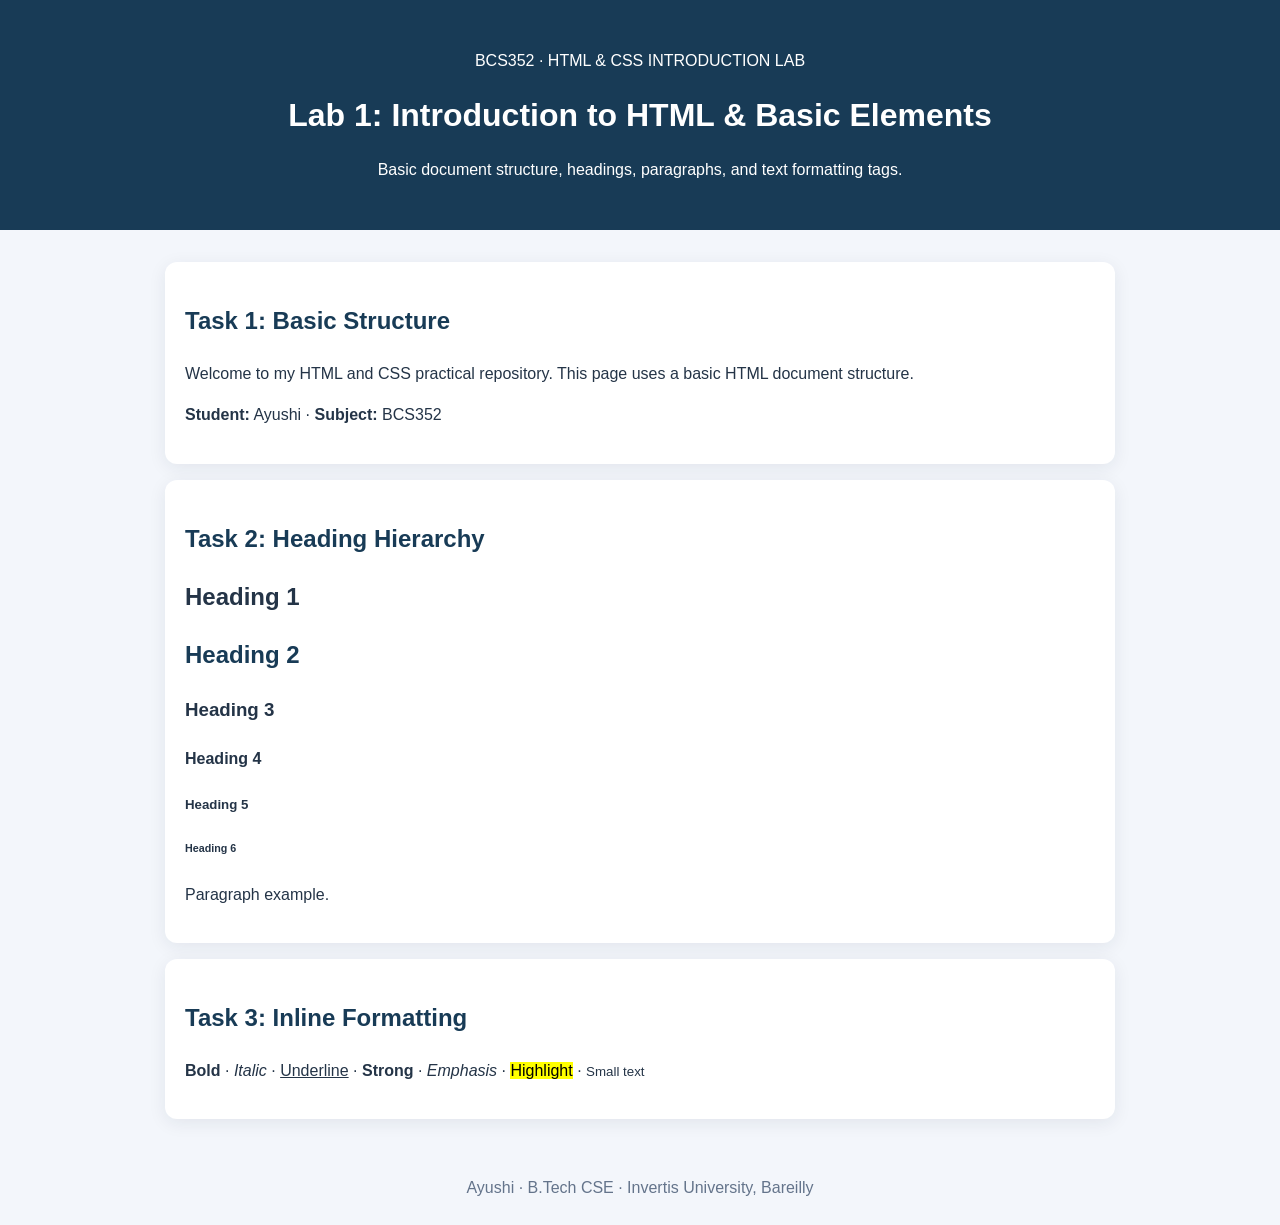
<file: Lab1/index.html>
<!DOCTYPE html>
<html lang="en"><head><meta charset="UTF-8"><meta name="viewport" content="width=device-width, initial-scale=1.0"><title>Lab 1: Introduction to HTML & Basic Elements</title><link rel="stylesheet" href="style.css"></head><body><header class="hero"><p>BCS352 · HTML &amp; CSS INTRODUCTION LAB</p><h1>Lab 1: Introduction to HTML & Basic Elements</h1><p>Basic document structure, headings, paragraphs, and text formatting tags.</p></header><main class="container"><section class="card"><h2>Task 1: Basic Structure</h2><p>Welcome to my HTML and CSS practical repository. This page uses a basic HTML document structure.</p><p><strong>Student:</strong> Ayushi · <strong>Subject:</strong> BCS352</p></section><section class="card"><h2>Task 2: Heading Hierarchy</h2><h1>Heading 1</h1><h2>Heading 2</h2><h3>Heading 3</h3><h4>Heading 4</h4><h5>Heading 5</h5><h6>Heading 6</h6><p>Paragraph example.</p></section><section class="card"><h2>Task 3: Inline Formatting</h2><p><b>Bold</b> · <i>Italic</i> · <u>Underline</u> · <strong>Strong</strong> · <em>Emphasis</em> · <mark>Highlight</mark> · <small>Small text</small></p></section></main><footer>Ayushi · B.Tech CSE · Invertis University, Bareilly</footer></body></html>
</file>
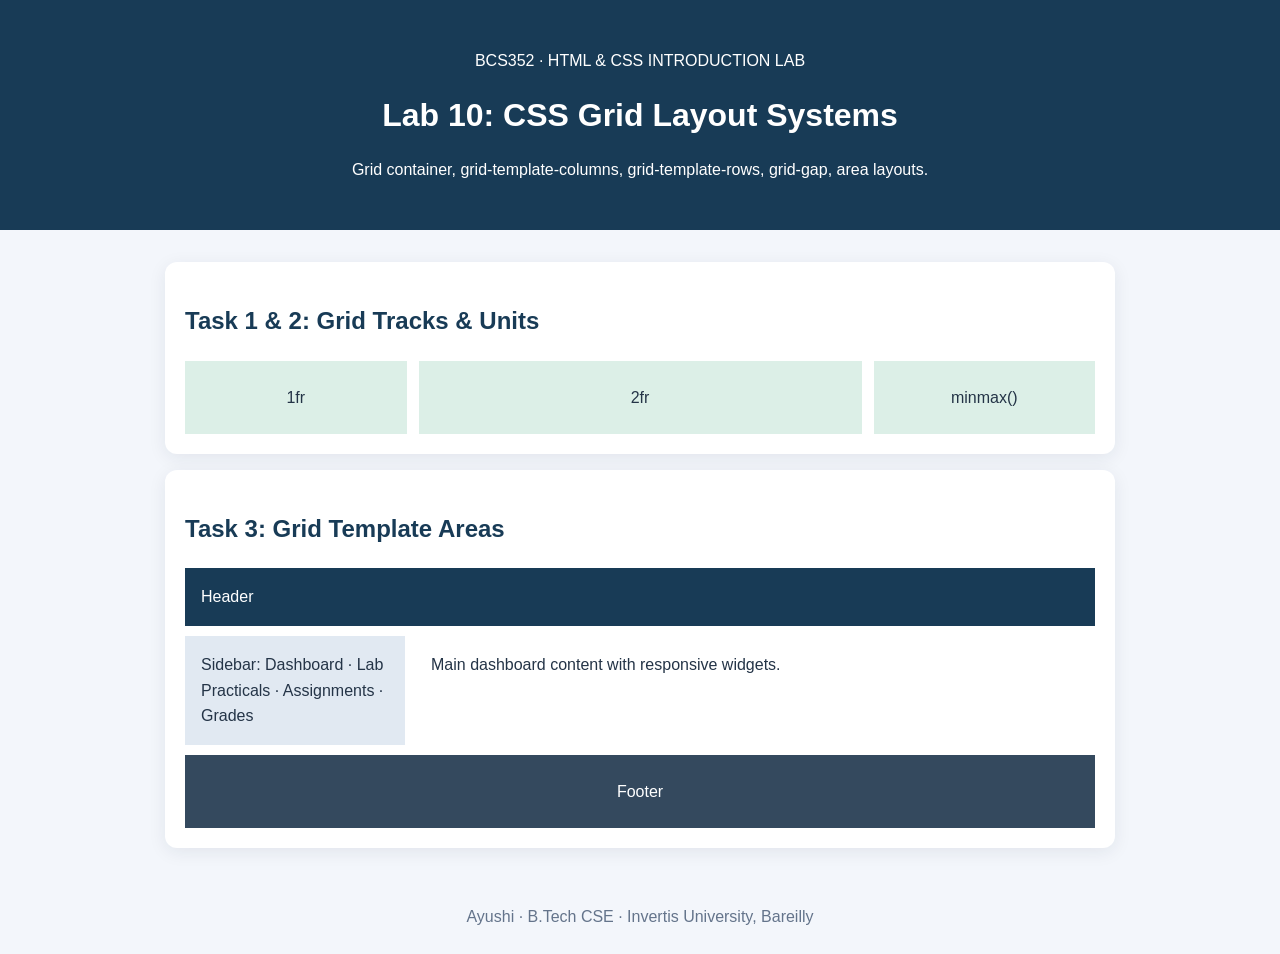
<file: Lab10/index.html>
<!DOCTYPE html>
<html lang="en">
<head><meta charset="UTF-8"><meta name="viewport" content="width=device-width, initial-scale=1.0"><title>Lab 10: CSS Grid Layout Systems</title><link rel="stylesheet" href="style.css"></head>
<body>
<header class="hero"><p>BCS352 · HTML &amp; CSS INTRODUCTION LAB</p><h1>Lab 10: CSS Grid Layout Systems</h1><p>Grid container, grid-template-columns, grid-template-rows, grid-gap, area layouts.</p></header>
<main class="container">
  <section class="card"><h2>Task 1 &amp; 2: Grid Tracks &amp; Units</h2><div class="grid-demo"><div>1fr</div><div>2fr</div><div>minmax()</div></div></section>
  <section class="card"><h2>Task 3: Grid Template Areas</h2><div class="dashboard"><header>Header</header><aside>Sidebar: Dashboard · Lab Practicals · Assignments · Grades</aside><div class="dashboard-content">Main dashboard content with responsive widgets.</div><footer>Footer</footer></div></section>
</main>
<footer>Ayushi · B.Tech CSE · Invertis University, Bareilly</footer>
</body></html>
</file>
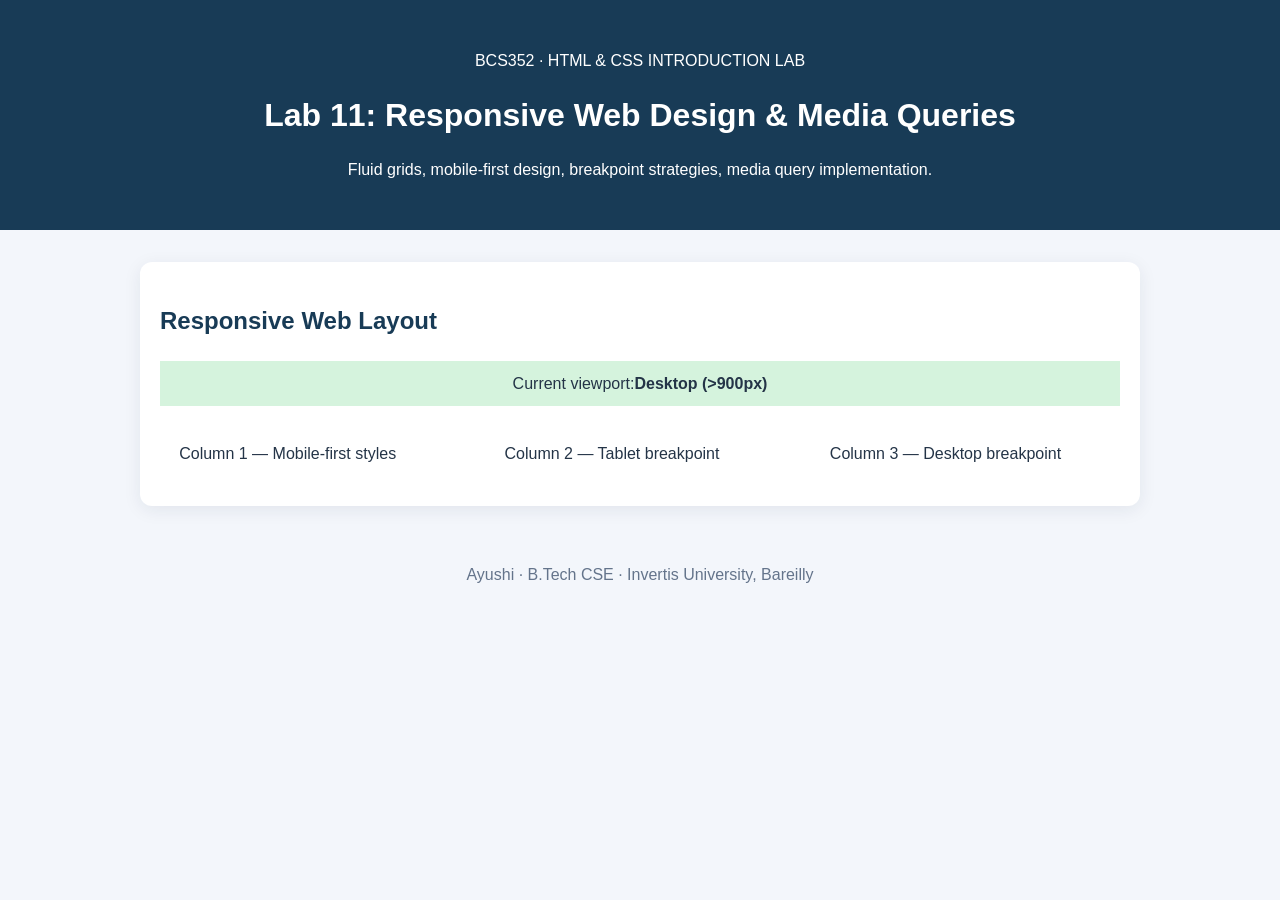
<file: Lab11/index.html>
<!DOCTYPE html>
<html lang="en">
<head><meta charset="UTF-8"><meta name="viewport" content="width=device-width, initial-scale=1.0"><title>Lab 11: Responsive Web Design &amp; Media Queries</title><link rel="stylesheet" href="style.css"></head>
<body>
<header class="hero-head"><p>BCS352 · HTML &amp; CSS INTRODUCTION LAB</p><h1>Lab 11: Responsive Web Design &amp; Media Queries</h1><p>Fluid grids, mobile-first design, breakpoint strategies, media query implementation.</p></header>
<main class="container"><section class="card"><h2>Responsive Web Layout</h2><p class="device">Current viewport:</p><div class="responsive-container"><article>Column 1 — Mobile-first styles</article><article>Column 2 — Tablet breakpoint</article><article>Column 3 — Desktop breakpoint</article></div></section></main>
<footer>Ayushi · B.Tech CSE · Invertis University, Bareilly</footer>
</body></html>
</file>
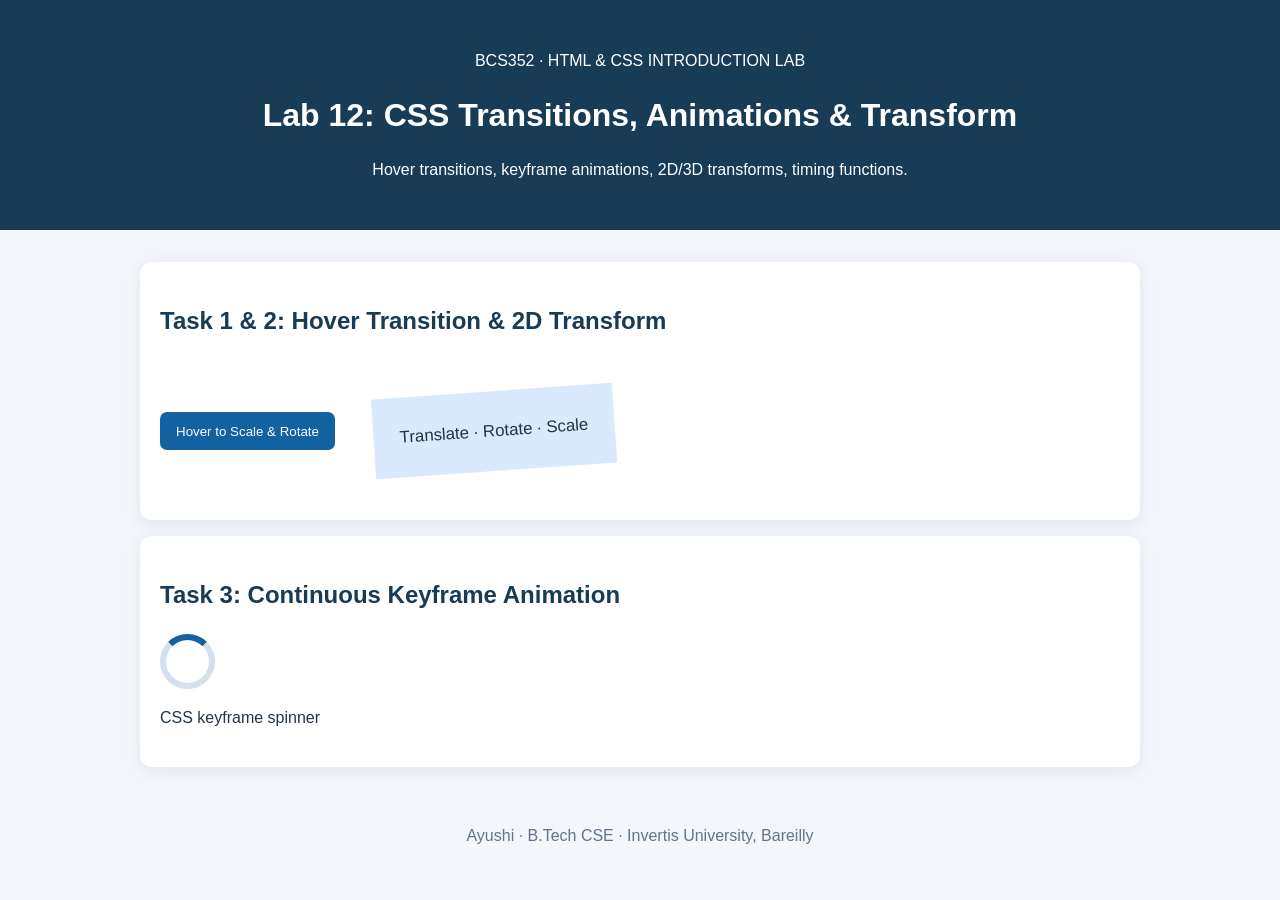
<file: Lab12/index.html>
<!DOCTYPE html>
<html lang="en"><head><meta charset="UTF-8"><meta name="viewport" content="width=device-width, initial-scale=1.0"><title>Lab 12: CSS Transitions, Animations & Transform</title><link rel="stylesheet" href="style.css"></head><body><header class="hero-head"><p>BCS352 · HTML &amp; CSS INTRODUCTION LAB</p><h1>Lab 12: CSS Transitions, Animations & Transform</h1><p>Hover transitions, keyframe animations, 2D/3D transforms, timing functions.</p></header><main class="container"><section class="card"><h2>Task 1 &amp; 2: Hover Transition &amp; 2D Transform</h2><button class="animated-btn">Hover to Scale &amp; Rotate</button><div class="transform-box">Translate · Rotate · Scale</div></section><section class="card"><h2>Task 3: Continuous Keyframe Animation</h2><div class="spinner" role="img" aria-label="Animated loading spinner"></div><p>CSS keyframe spinner</p></section></main><footer>Ayushi · B.Tech CSE · Invertis University, Bareilly</footer></body></html>
</file>
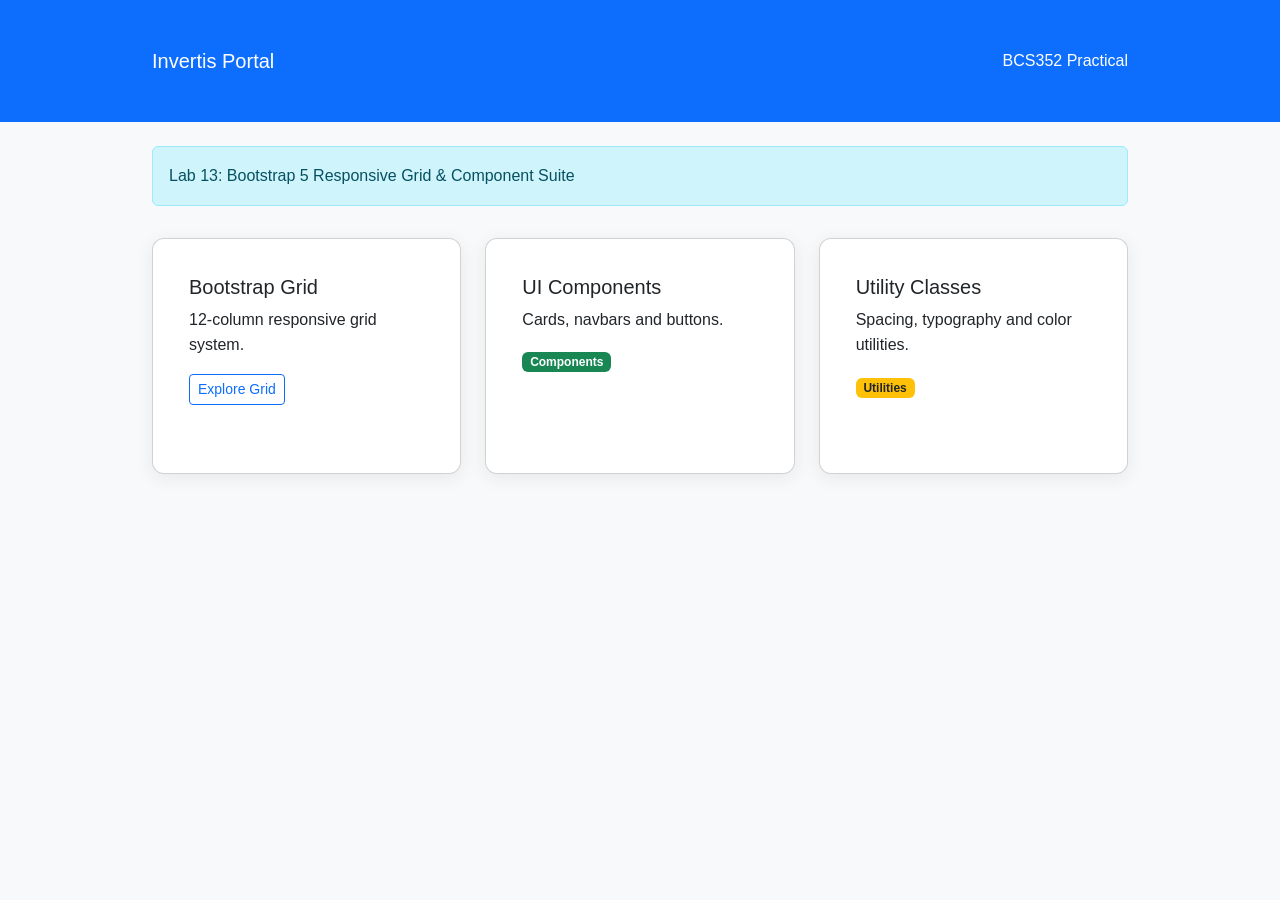
<file: Lab13/index.html>
<!DOCTYPE html>
<html lang="en"><head><meta charset="UTF-8"><meta name="viewport" content="width=device-width, initial-scale=1.0"><title>Lab 13 - Bootstrap Integration</title><link href="https://cdn.jsdelivr.net/npm/bootstrap@5.3.0/dist/css/bootstrap.min.css" rel="stylesheet"><link rel="stylesheet" href="style.css"></head><body><nav class="navbar navbar-expand-lg navbar-dark bg-primary"><div class="container"><a class="navbar-brand" href="#">Invertis Portal</a><span class="navbar-text text-white">BCS352 Practical</span></div></nav><main class="container my-4"><div class="alert alert-info" role="alert">Lab 13: Bootstrap 5 Responsive Grid &amp; Component Suite</div><div class="row g-4"><div class="col-md-4"><div class="card h-100"><div class="card-body"><h5 class="card-title">Bootstrap Grid</h5><p class="card-text">12-column responsive grid system.</p><button class="btn btn-outline-primary btn-sm" data-bs-toggle="modal" data-bs-target="#labModal">Explore Grid</button></div></div></div><div class="col-md-4"><div class="card h-100"><div class="card-body"><h5 class="card-title">UI Components</h5><p class="card-text">Cards, navbars and buttons.</p><span class="badge bg-success">Components</span></div></div></div><div class="col-md-4"><div class="card h-100"><div class="card-body"><h5 class="card-title">Utility Classes</h5><p class="card-text">Spacing, typography and color utilities.</p><span class="badge bg-warning text-dark">Utilities</span></div></div></div></div></main><div class="modal fade" id="labModal" tabindex="-1" aria-labelledby="labModalLabel" aria-hidden="true"><div class="modal-dialog"><div class="modal-content"><div class="modal-header"><h5 class="modal-title" id="labModalLabel">Bootstrap Modal</h5><button type="button" class="btn-close" data-bs-dismiss="modal" aria-label="Close"></button></div><div class="modal-body">This interactive dialog demonstrates a Bootstrap modal component.</div><div class="modal-footer"><button type="button" class="btn btn-secondary" data-bs-dismiss="modal">Close</button></div></div></div></div><script src="https://cdn.jsdelivr.net/npm/bootstrap@5.3.0/dist/js/bootstrap.bundle.min.js"></script></body></html>
</file>
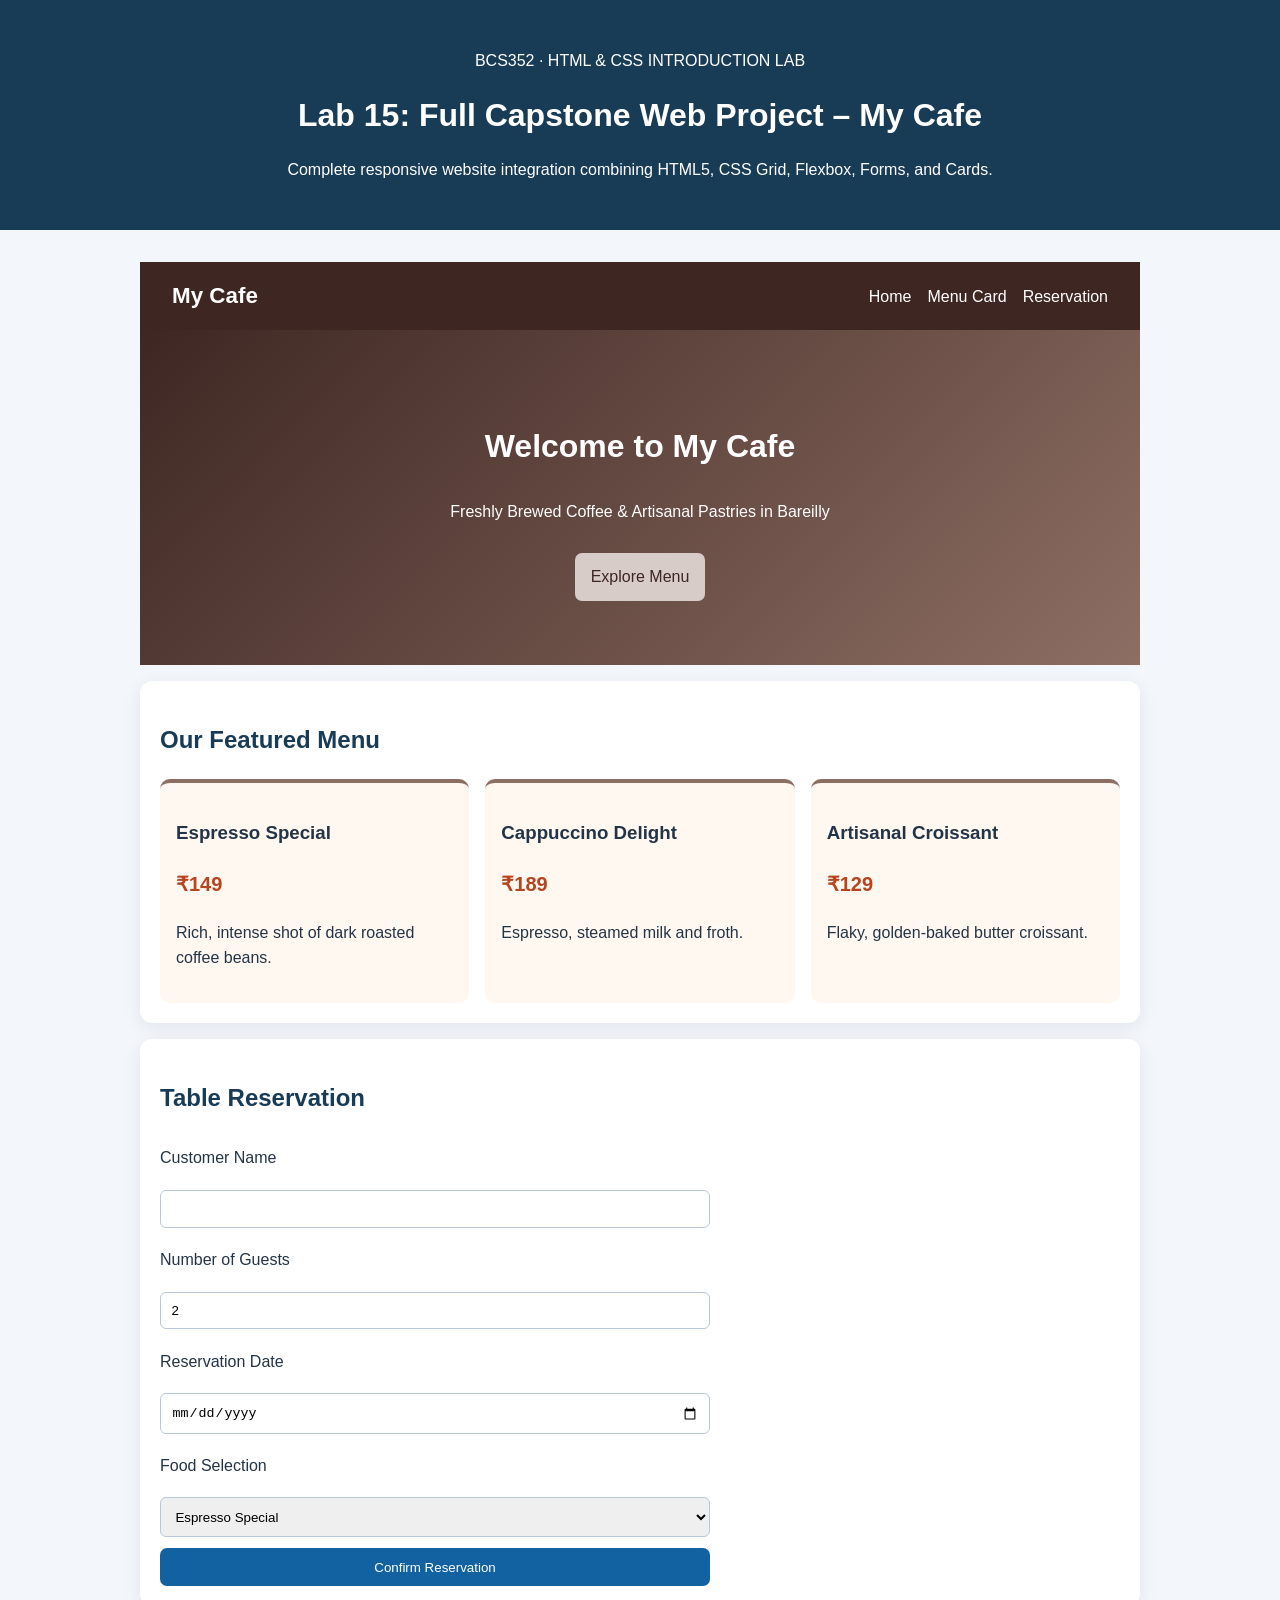
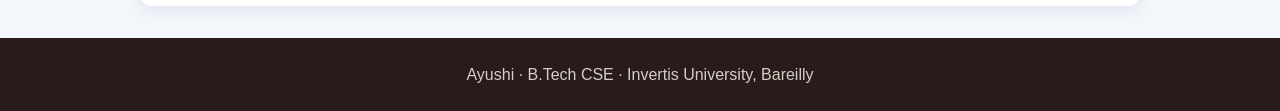
<file: Lab15/index.html>
<!DOCTYPE html>
<html lang="en">
<head><meta charset="UTF-8"><meta name="viewport" content="width=device-width, initial-scale=1.0"><title>Lab 15: Full Capstone Web Project – My Cafe</title><link rel="stylesheet" href="style.css"></head>
<body>
<header class="hero-head"><p>BCS352 · HTML &amp; CSS INTRODUCTION LAB</p><h1>Lab 15: Full Capstone Web Project – My Cafe</h1><p>Complete responsive website integration combining HTML5, CSS Grid, Flexbox, Forms, and Cards.</p></header>
<main class="container">
  <nav class="navbar" aria-label="Main navigation"><div class="logo">My Cafe</div><div class="nav-links"><a href="#home">Home</a><a href="#menu">Menu Card</a><a href="#reserve">Reservation</a></div></nav>
  <section id="home" class="hero"><h2>Welcome to My Cafe</h2><p>Freshly Brewed Coffee &amp; Artisanal Pastries in Bareilly</p><a href="#menu" class="button">Explore Menu</a></section>
  <section id="menu" class="card"><h2>Our Featured Menu</h2><div class="menu-grid"><article><h3>Espresso Special</h3><p class="price">₹149</p><p>Rich, intense shot of dark roasted coffee beans.</p></article><article><h3>Cappuccino Delight</h3><p class="price">₹189</p><p>Espresso, steamed milk and froth.</p></article><article><h3>Artisanal Croissant</h3><p class="price">₹129</p><p>Flaky, golden-baked butter croissant.</p></article></div></section>
  <section id="reserve" class="card"><h2>Table Reservation</h2><form action="#" method="get"><label for="name">Customer Name</label><input id="name" name="name" type="text" required><label for="guests">Number of Guests</label><input id="guests" name="guests" type="number" min="1" max="10" value="2" required><label for="date">Reservation Date</label><input id="date" name="date" type="date" required><label for="food">Food Selection</label><select id="food" name="food"><option>Espresso Special</option><option>Cappuccino Delight</option><option>Artisanal Croissant</option></select><button type="submit">Confirm Reservation</button></form></section>
</main>
<footer>Ayushi · B.Tech CSE · Invertis University, Bareilly</footer>
</body></html>
</file>
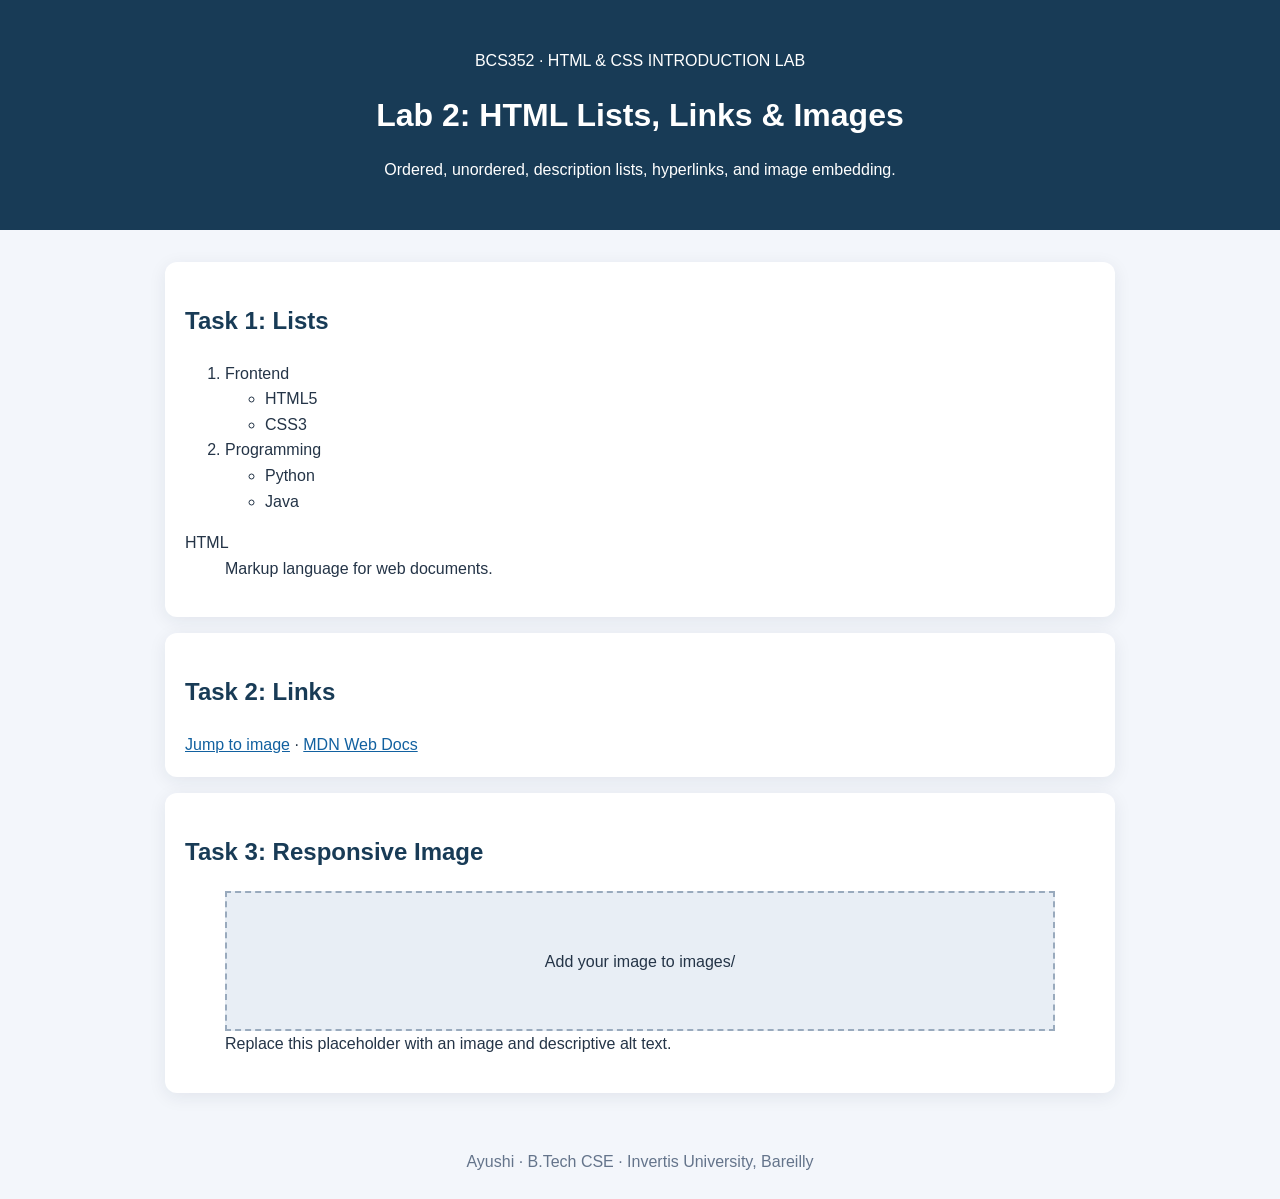
<file: Lab2/index.html>
<!DOCTYPE html>
<html lang="en"><head><meta charset="UTF-8"><meta name="viewport" content="width=device-width, initial-scale=1.0"><title>Lab 2: HTML Lists, Links & Images</title><link rel="stylesheet" href="style.css"></head><body><header class="hero"><p>BCS352 · HTML &amp; CSS INTRODUCTION LAB</p><h1>Lab 2: HTML Lists, Links & Images</h1><p>Ordered, unordered, description lists, hyperlinks, and image embedding.</p></header><main class="container"><section class="card"><h2>Task 1: Lists</h2><ol><li>Frontend<ul><li>HTML5</li><li>CSS3</li></ul></li><li>Programming<ul><li>Python</li><li>Java</li></ul></li></ol><dl><dt>HTML</dt><dd>Markup language for web documents.</dd></dl></section><section class="card"><h2>Task 2: Links</h2><a href="#media">Jump to image</a> · <a href="https://developer.mozilla.org/" target="_blank" rel="noopener">MDN Web Docs</a></section><section class="card" id="media"><h2>Task 3: Responsive Image</h2><figure><div class="placeholder">Add your image to images/</div><figcaption>Replace this placeholder with an image and descriptive alt text.</figcaption></figure></section></main><footer>Ayushi · B.Tech CSE · Invertis University, Bareilly</footer></body></html>
</file>
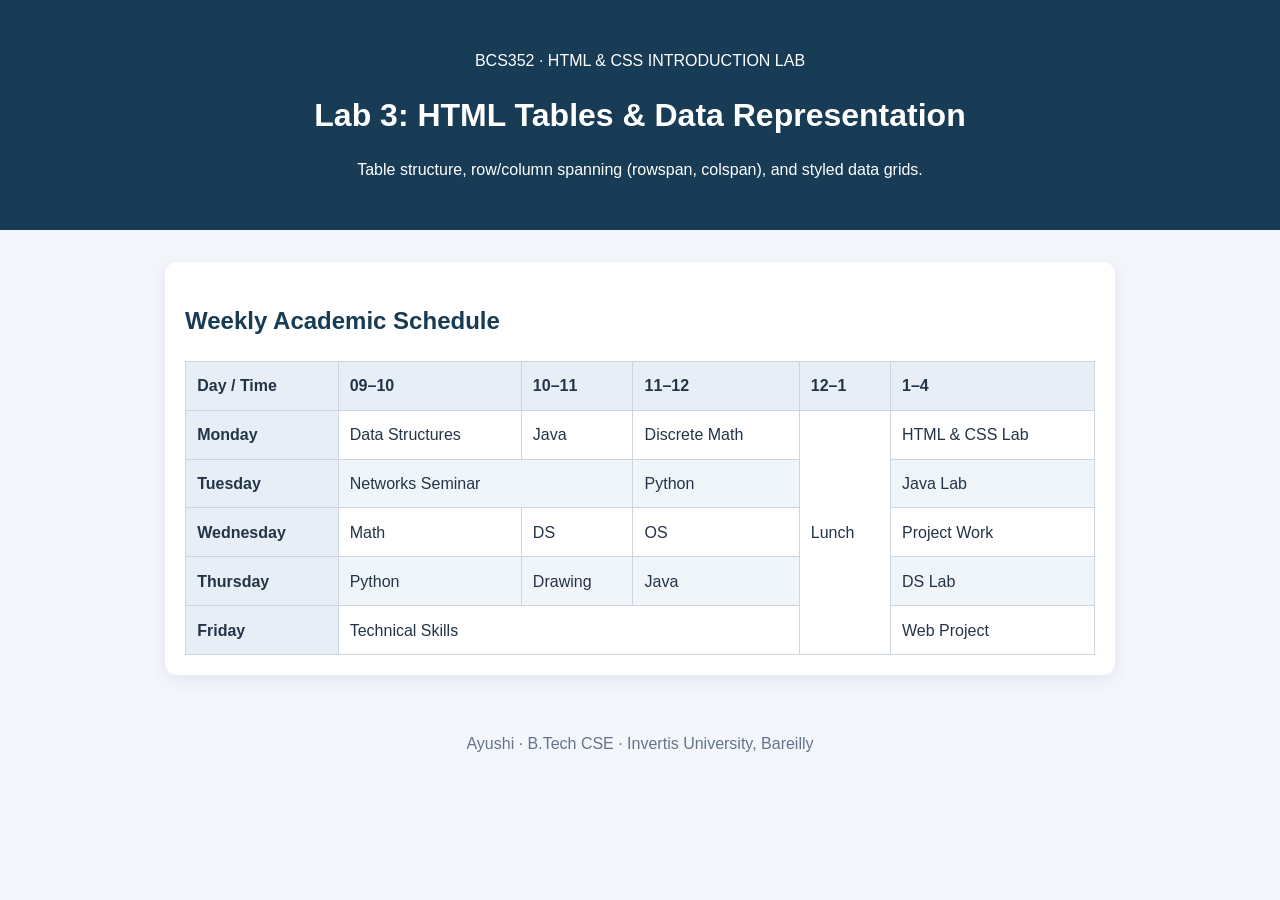
<file: Lab3/index.html>
<!DOCTYPE html>
<html lang="en"><head><meta charset="UTF-8"><meta name="viewport" content="width=device-width, initial-scale=1.0"><title>Lab 3: HTML Tables & Data Representation</title><link rel="stylesheet" href="style.css"></head><body><header class="hero"><p>BCS352 · HTML &amp; CSS INTRODUCTION LAB</p><h1>Lab 3: HTML Tables & Data Representation</h1><p>Table structure, row/column spanning (rowspan, colspan), and styled data grids.</p></header><main class="container"><section class="card"><h2>Weekly Academic Schedule</h2><div class="scroll"><table><thead><tr><th>Day / Time</th><th>09–10</th><th>10–11</th><th>11–12</th><th>12–1</th><th>1–4</th></tr></thead><tbody><tr><th>Monday</th><td>Data Structures</td><td>Java</td><td>Discrete Math</td><td rowspan="5">Lunch</td><td>HTML &amp; CSS Lab</td></tr><tr><th>Tuesday</th><td colspan="2">Networks Seminar</td><td>Python</td><td>Java Lab</td></tr><tr><th>Wednesday</th><td>Math</td><td>DS</td><td>OS</td><td>Project Work</td></tr><tr><th>Thursday</th><td>Python</td><td>Drawing</td><td>Java</td><td>DS Lab</td></tr><tr><th>Friday</th><td colspan="3">Technical Skills</td><td>Web Project</td></tr></tbody></table></div></section></main><footer>Ayushi · B.Tech CSE · Invertis University, Bareilly</footer></body></html>
</file>
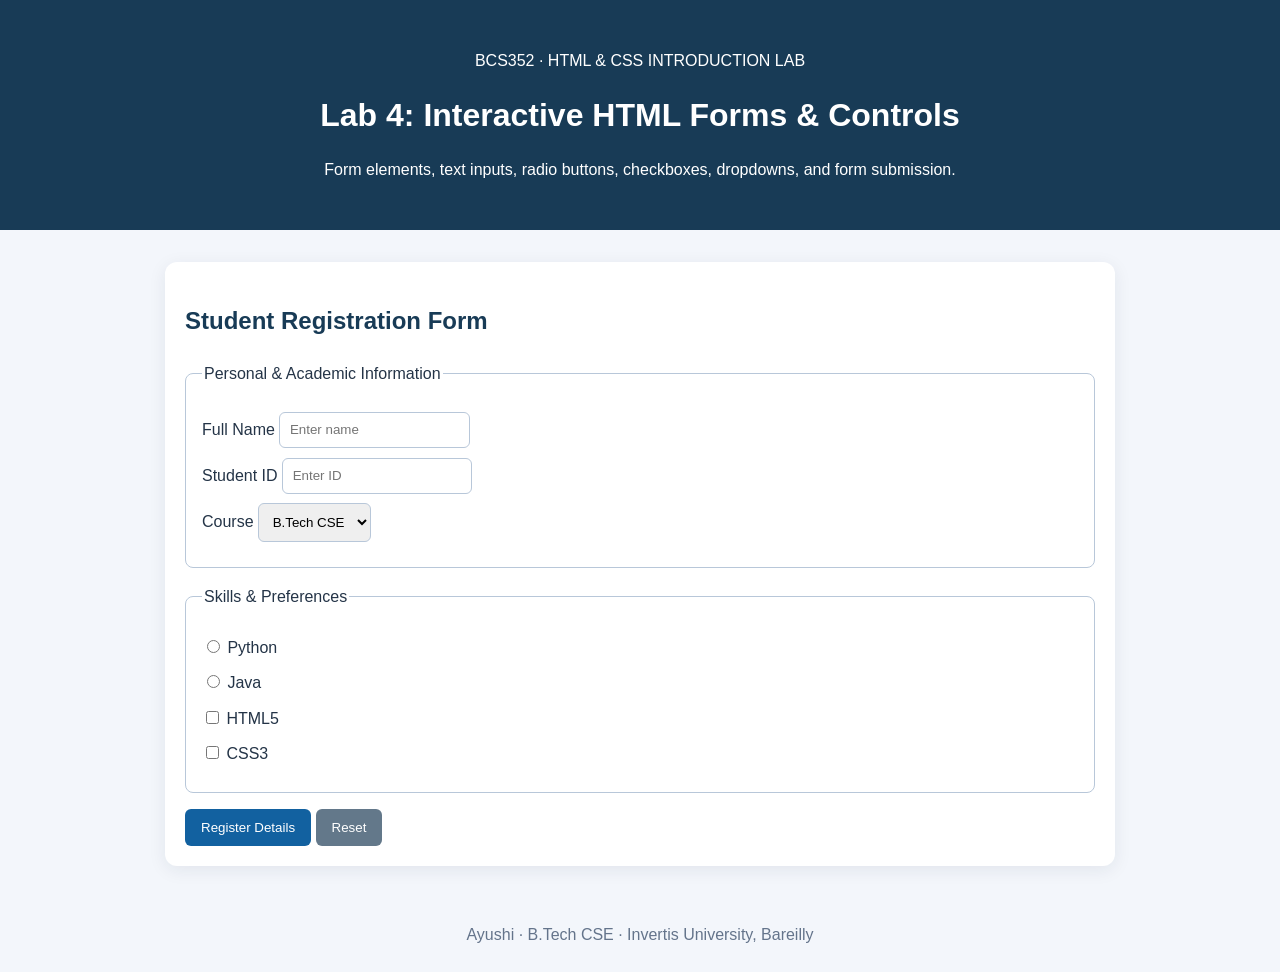
<file: Lab4/index.html>
<!DOCTYPE html>
<html lang="en"><head><meta charset="UTF-8"><meta name="viewport" content="width=device-width, initial-scale=1.0"><title>Lab 4: Interactive HTML Forms & Controls</title><link rel="stylesheet" href="style.css"></head><body><header class="hero"><p>BCS352 · HTML &amp; CSS INTRODUCTION LAB</p><h1>Lab 4: Interactive HTML Forms & Controls</h1><p>Form elements, text inputs, radio buttons, checkboxes, dropdowns, and form submission.</p></header><main class="container"><section class="card"><h2>Student Registration Form</h2><form action="#" method="get"><fieldset><legend>Personal &amp; Academic Information</legend><label>Full Name <input name="fullname" type="text" placeholder="Enter name" required></label><label>Student ID <input name="studentid" type="text" placeholder="Enter ID" required></label><label>Course <select name="course"><option>B.Tech CSE</option><option>B.Tech ECE</option><option>BCA</option></select></label></fieldset><fieldset><legend>Skills &amp; Preferences</legend><label><input type="radio" name="lang" value="python"> Python</label><label><input type="radio" name="lang" value="java"> Java</label><label><input type="checkbox" name="web" value="html"> HTML5</label><label><input type="checkbox" name="web" value="css"> CSS3</label></fieldset><button>Register Details</button> <button type="reset" class="secondary">Reset</button></form></section></main><footer>Ayushi · B.Tech CSE · Invertis University, Bareilly</footer></body></html>
</file>
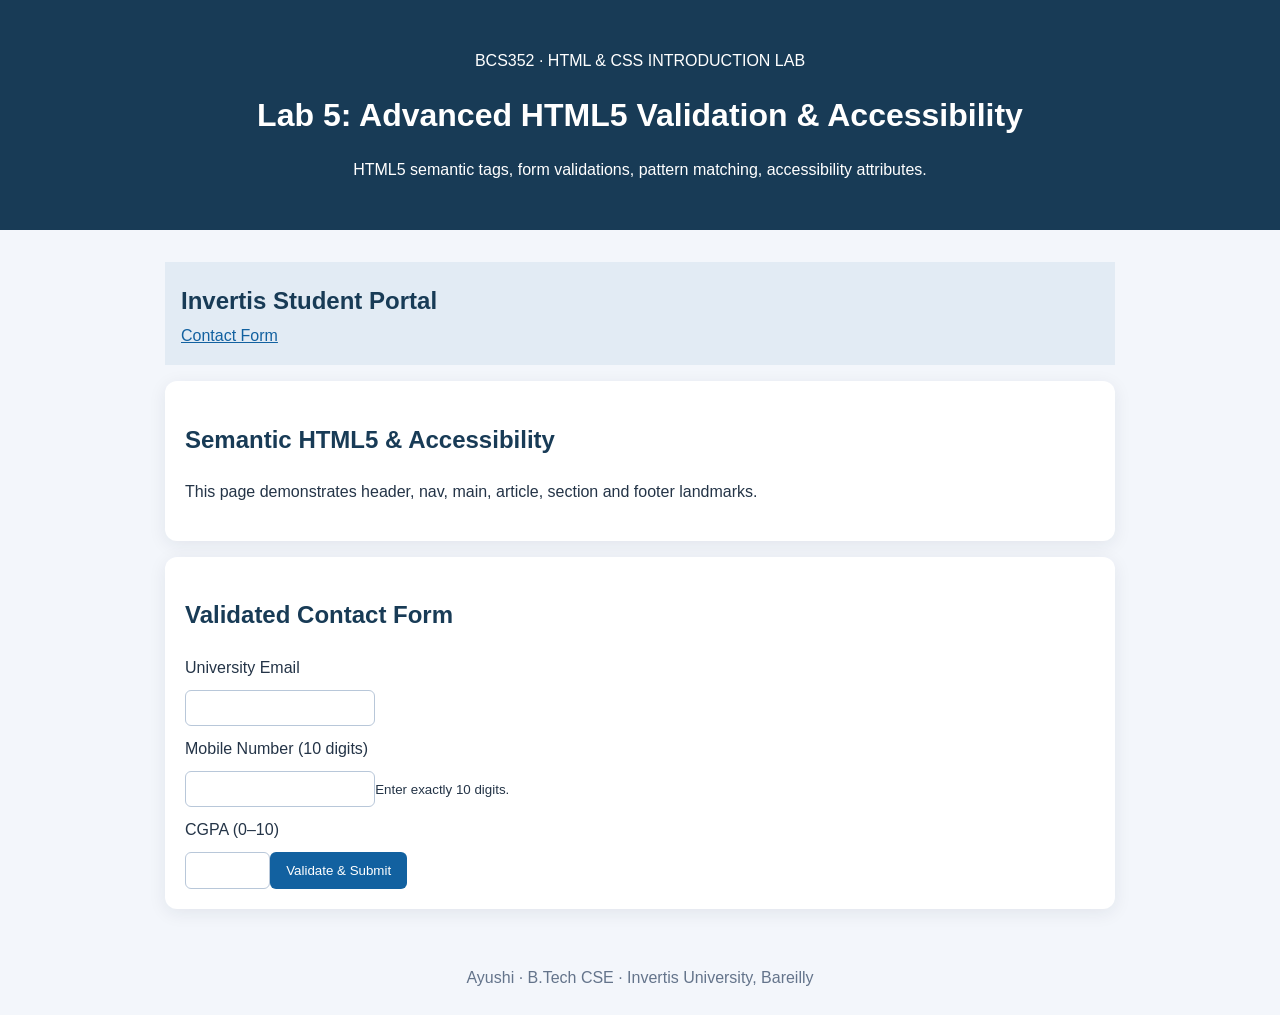
<file: Lab5/index.html>
<!DOCTYPE html>
<html lang="en"><head><meta charset="UTF-8"><meta name="viewport" content="width=device-width, initial-scale=1.0"><title>Lab 5: Advanced HTML5 Validation & Accessibility</title><link rel="stylesheet" href="style.css"></head><body><header class="hero"><p>BCS352 · HTML &amp; CSS INTRODUCTION LAB</p><h1>Lab 5: Advanced HTML5 Validation & Accessibility</h1><p>HTML5 semantic tags, form validations, pattern matching, accessibility attributes.</p></header><main class="container"><header class="subhead"><h2>Invertis Student Portal</h2><nav><a href="#contact">Contact Form</a></nav></header><article class="card"><h2>Semantic HTML5 &amp; Accessibility</h2><p>This page demonstrates header, nav, main, article, section and footer landmarks.</p></article><section class="card" id="contact"><h2>Validated Contact Form</h2><form action="#" method="get" aria-label="Student Contact Form"><label for="email">University Email</label><input id="email" name="email" type="email" required aria-required="true"><label for="phone">Mobile Number (10 digits)</label><input id="phone" name="phone" type="tel" pattern="[0-9]{10}" required aria-describedby="hint"><small id="hint">Enter exactly 10 digits.</small><label for="cgpa">CGPA (0–10)</label><input id="cgpa" name="cgpa" type="number" min="0" max="10" step=".01" required><button>Validate &amp; Submit</button></form></section></main><footer>Ayushi · B.Tech CSE · Invertis University, Bareilly</footer></body></html>
</file>
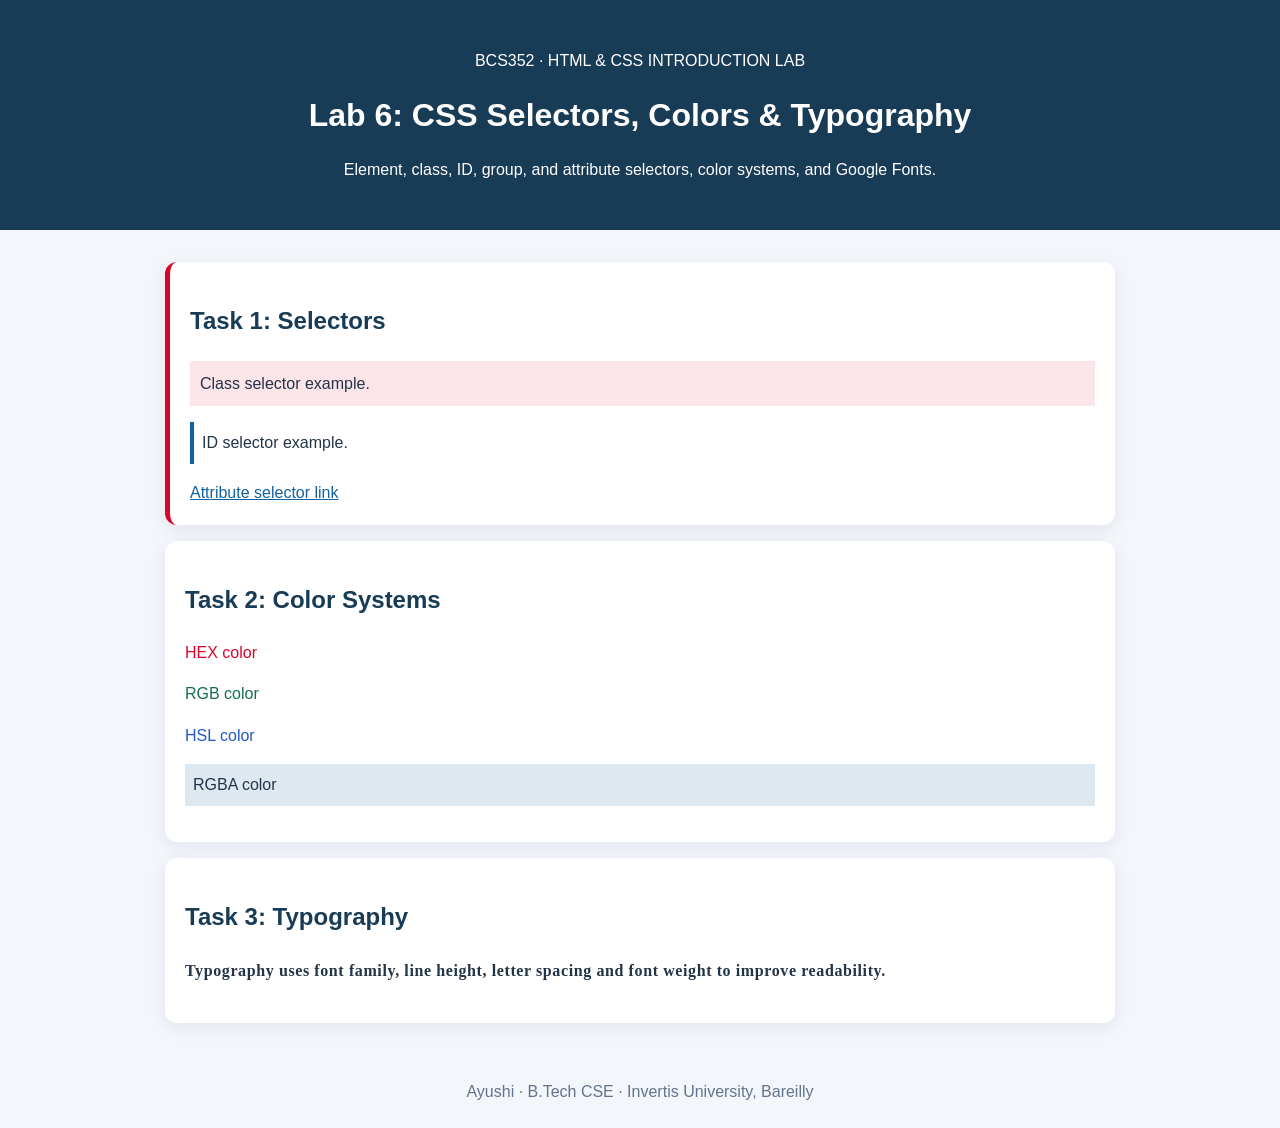
<file: Lab6/index.html>
<!DOCTYPE html>
<html lang="en"><head><meta charset="UTF-8"><meta name="viewport" content="width=device-width, initial-scale=1.0"><title>Lab 6: CSS Selectors, Colors & Typography</title><link rel="stylesheet" href="style.css"></head><body><header class="hero"><p>BCS352 · HTML &amp; CSS INTRODUCTION LAB</p><h1>Lab 6: CSS Selectors, Colors & Typography</h1><p>Element, class, ID, group, and attribute selectors, color systems, and Google Fonts.</p></header><main class="container"><section class="card" data-category="primary"><h2>Task 1: Selectors</h2><p class="highlight">Class selector example.</p><p id="unique">ID selector example.</p><a href="https://example.com" target="_blank" rel="noopener">Attribute selector link</a></section><section class="card"><h2>Task 2: Color Systems</h2><p class="hex">HEX color</p><p class="rgb">RGB color</p><p class="hsl">HSL color</p><p class="rgba">RGBA color</p></section><section class="card"><h2>Task 3: Typography</h2><p class="type-demo">Typography uses font family, line height, letter spacing and font weight to improve readability.</p></section></main><footer>Ayushi · B.Tech CSE · Invertis University, Bareilly</footer></body></html>
</file>
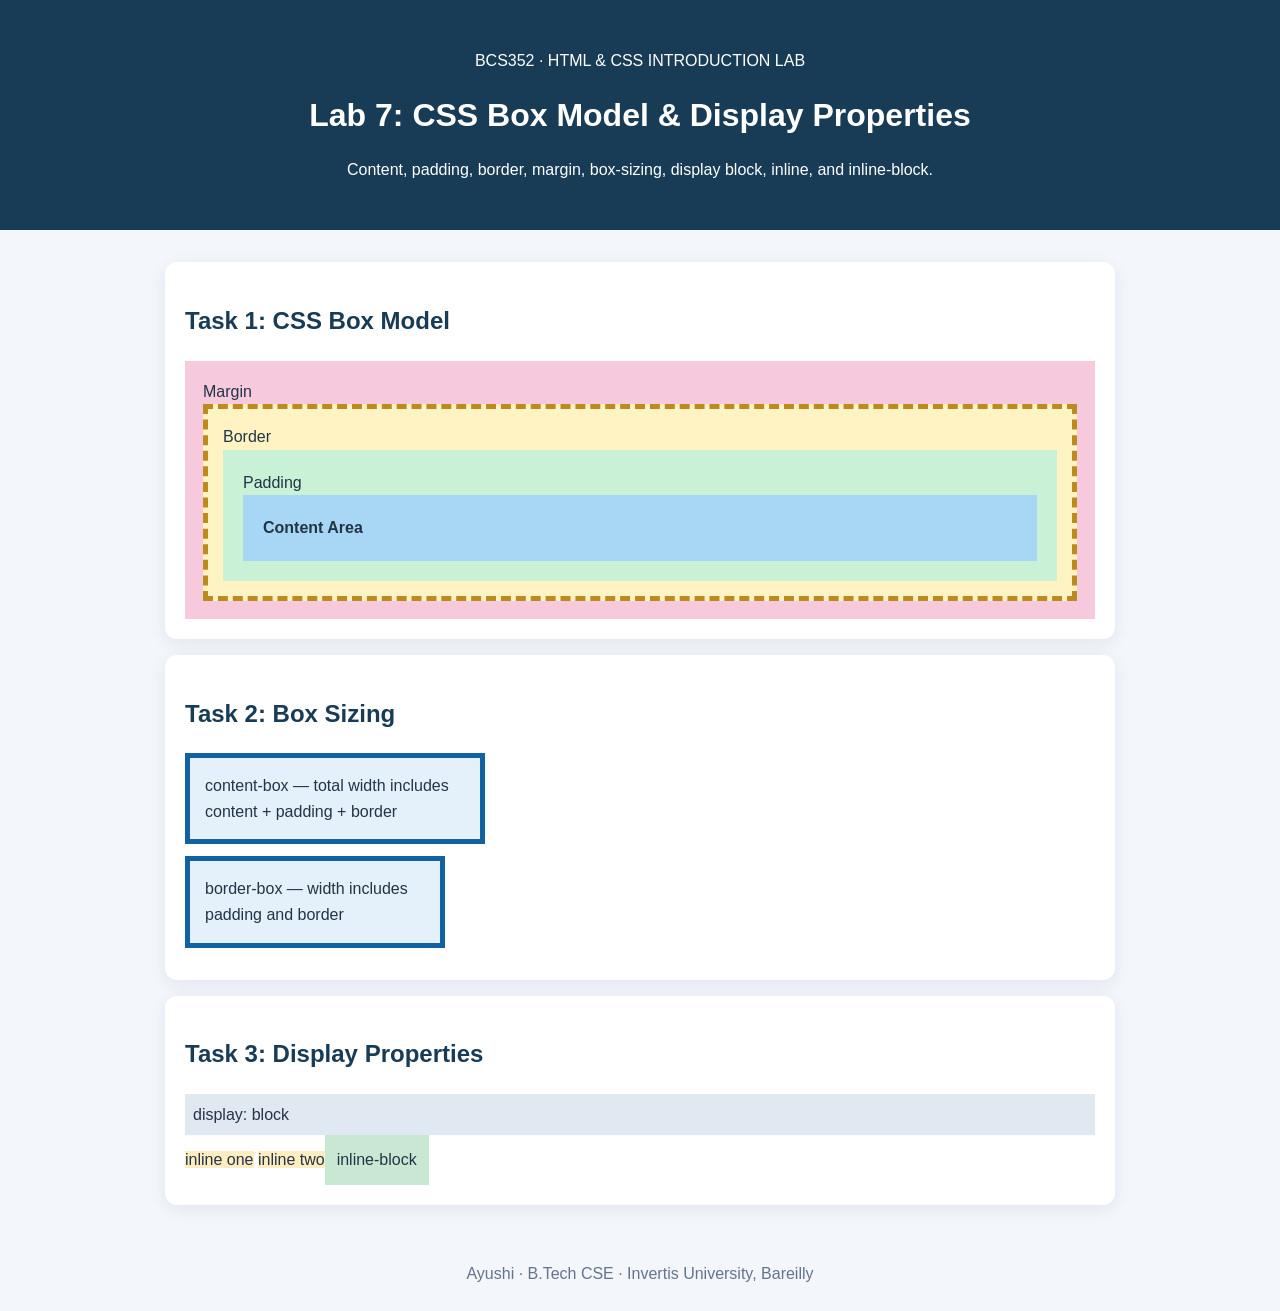
<file: Lab7/index.html>
<!DOCTYPE html>
<html lang="en"><head><meta charset="UTF-8"><meta name="viewport" content="width=device-width, initial-scale=1.0"><title>Lab 7: CSS Box Model & Display Properties</title><link rel="stylesheet" href="style.css"></head><body><header class="hero"><p>BCS352 · HTML &amp; CSS INTRODUCTION LAB</p><h1>Lab 7: CSS Box Model & Display Properties</h1><p>Content, padding, border, margin, box-sizing, display block, inline, and inline-block.</p></header><main class="container"><section class="card"><h2>Task 1: CSS Box Model</h2><div class="margin-demo">Margin<div class="border-demo">Border<div class="padding-demo">Padding<div class="content-demo">Content Area</div></div></div></div></section><section class="card"><h2>Task 2: Box Sizing</h2><div class="sizing content-box">content-box — total width includes content + padding + border</div><div class="sizing border-box">border-box — width includes padding and border</div></section><section class="card"><h2>Task 3: Display Properties</h2><span class="block">display: block</span><span class="inline">inline one</span> <span class="inline">inline two</span><span class="inline-block">inline-block</span><span class="hidden">display none</span></section></main><footer>Ayushi · B.Tech CSE · Invertis University, Bareilly</footer></body></html>
</file>
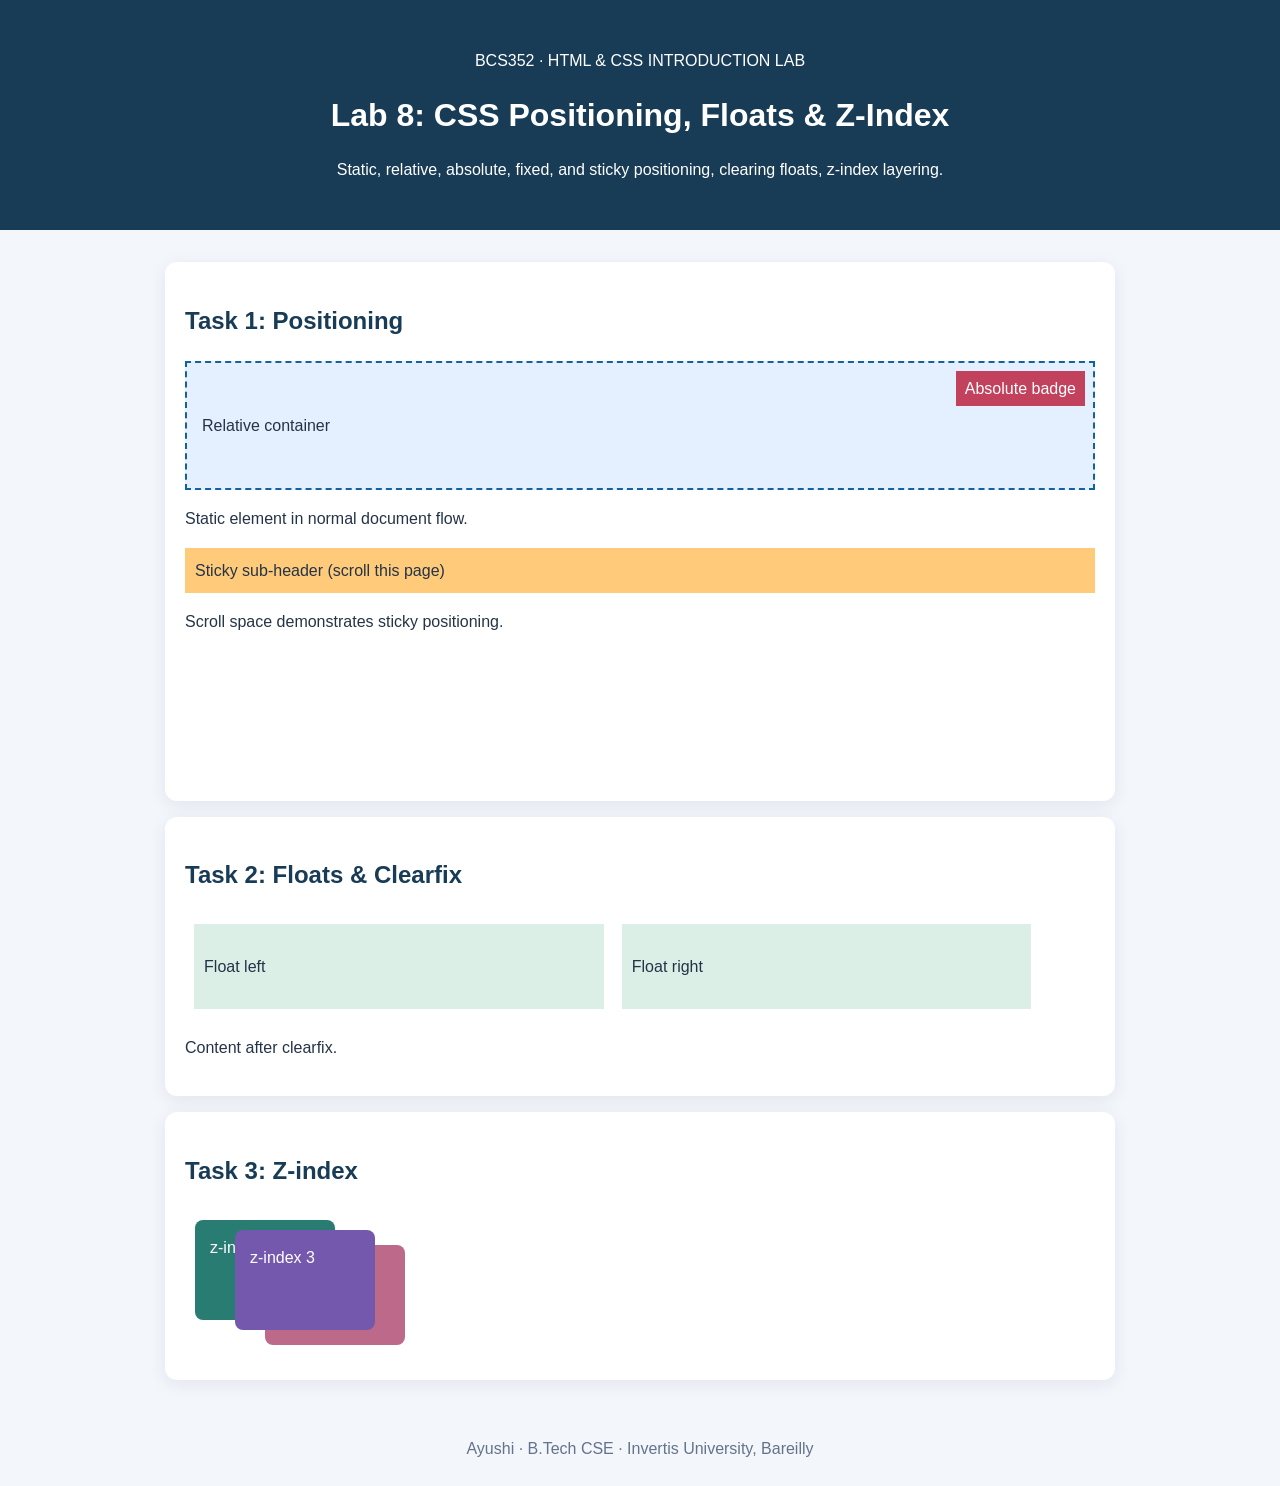
<file: Lab8/index.html>
<!DOCTYPE html>
<html lang="en"><head><meta charset="UTF-8"><meta name="viewport" content="width=device-width, initial-scale=1.0"><title>Lab 8: CSS Positioning, Floats & Z-Index</title><link rel="stylesheet" href="style.css"></head><body><header class="hero"><p>BCS352 · HTML &amp; CSS INTRODUCTION LAB</p><h1>Lab 8: CSS Positioning, Floats & Z-Index</h1><p>Static, relative, absolute, fixed, and sticky positioning, clearing floats, z-index layering.</p></header><main class="container"><section class="card"><h2>Task 1: Positioning</h2><div class="position-stage"><div class="relative">Relative container<div class="absolute">Absolute badge</div></div><p>Static element in normal document flow.</p><div class="sticky">Sticky sub-header (scroll this page)</div><p>Scroll space demonstrates sticky positioning.</p></div></section><section class="card"><h2>Task 2: Floats &amp; Clearfix</h2><div class="clearfix"><div class="float-card">Float left</div><div class="float-card">Float right</div></div><p>Content after clearfix.</p></section><section class="card"><h2>Task 3: Z-index</h2><div class="layers"><span class="layer one">z-index 1</span><span class="layer three">z-index 3</span><span class="layer two">z-index 2</span></div></section></main><footer>Ayushi · B.Tech CSE · Invertis University, Bareilly</footer></body></html>
</file>
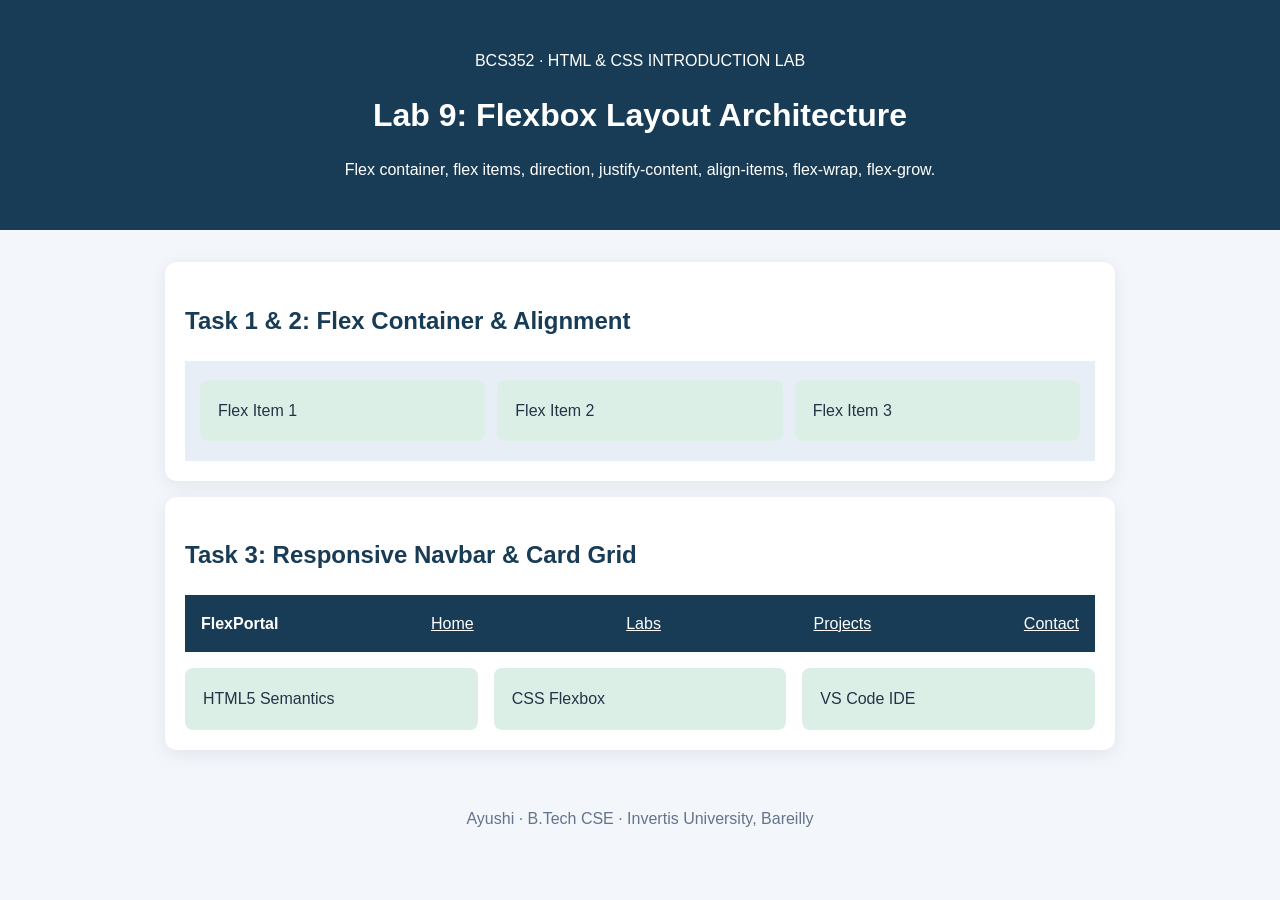
<file: Lab9/index.html>
<!DOCTYPE html>
<html lang="en"><head><meta charset="UTF-8"><meta name="viewport" content="width=device-width, initial-scale=1.0"><title>Lab 9: Flexbox Layout Architecture</title><link rel="stylesheet" href="style.css"></head><body><header class="hero"><p>BCS352 · HTML &amp; CSS INTRODUCTION LAB</p><h1>Lab 9: Flexbox Layout Architecture</h1><p>Flex container, flex items, direction, justify-content, align-items, flex-wrap, flex-grow.</p></header><main class="container"><section class="card"><h2>Task 1 &amp; 2: Flex Container &amp; Alignment</h2><div class="flex-demo"><div>Flex Item 1</div><div>Flex Item 2</div><div>Flex Item 3</div></div></section><section class="card"><h2>Task 3: Responsive Navbar &amp; Card Grid</h2><nav class="flex-nav"><strong>FlexPortal</strong><a href="#">Home</a><a href="#">Labs</a><a href="#">Projects</a><a href="#">Contact</a></nav><div class="flex-grid"><article>HTML5 Semantics</article><article>CSS Flexbox</article><article>VS Code IDE</article></div></section></main><footer>Ayushi · B.Tech CSE · Invertis University, Bareilly</footer></body></html>
</file>
<file: Lab1/style.css>
*{box-sizing:border-box}body{margin:0;font:16px/1.6 Arial,sans-serif;color:#243447;background:#f3f6fb}.hero{background:#183b56;color:#fff;text-align:center;padding:2rem 1rem}.hero h1{margin:.25rem 0}.container{width:min(100% - 2rem,950px);margin:2rem auto}.card{background:#fff;padding:1.25rem;margin:1rem 0;border-radius:12px;box-shadow:0 4px 18px rgba(20,40,70,.08)}h2{color:#183b56}a{color:#1261a0}label{display:block;margin:.6rem 0}input,select{max-width:100%;padding:.6rem;border:1px solid #b8c7d9;border-radius:6px}button{padding:.7rem 1rem;border:0;border-radius:6px;background:#1261a0;color:white;cursor:pointer}.secondary{background:#63788a}fieldset{margin:1rem 0;padding:1rem;border:1px solid #b8c7d9;border-radius:8px}table{border-collapse:collapse;width:100%}th,td{padding:.7rem;border:1px solid #ccd6e0;text-align:left}th{background:#e7eef6}footer{text-align:center;color:#64748b;padding:1.5rem}.placeholder{min-height:140px;display:grid;place-items:center;border:2px dashed #99aabd;background:#e8eef5}.scroll{overflow-x:auto}.subhead{padding:1rem;background:#e2ebf4}.subhead h2{margin:.2rem 0}tbody tr:nth-child(even){background:#f0f5fa}@media(max-width:640px){.container{width:calc(100% - 1rem)}.card{padding:1rem}}
/* Lab-specific styles are included with the common practical styles. */
</file>
<file: Lab10/style.css>
*{box-sizing:border-box}body{margin:0;font:16px/1.6 Arial,sans-serif;color:#243447;background:#f3f6fb}.hero{background:#183b56;color:#fff;text-align:center;padding:2rem 1rem}.hero h1{margin:.25rem 0}.container{width:min(100% - 2rem,950px);margin:2rem auto}.card{background:#fff;padding:1.25rem;margin:1rem 0;border-radius:12px;box-shadow:0 4px 18px rgba(20,40,70,.08)}h2{color:#183b56}a{color:#1261a0}footer{text-align:center;color:#64748b;padding:1.5rem}@media(max-width:640px){.container{width:calc(100% - 1rem)}.card{padding:1rem}}
/* Lab-specific demonstration styles */
.grid-demo{display:grid;grid-template-columns:1fr 2fr minmax(100px,1fr);gap:12px}.grid-demo div{padding:24px;background:#dcefe7;text-align:center}.dashboard{display:grid;grid-template-areas:"head head" "side main" "foot foot";grid-template-columns:220px 1fr;gap:10px;min-height:260px}.dashboard header{grid-area:head;background:#183b56;color:white;padding:16px}.dashboard aside{grid-area:side;background:#e1e9f2;padding:16px}.dashboard-content{grid-area:main;background:white;padding:16px}.dashboard footer{grid-area:foot;background:#34495e;color:white}@media(max-width:600px){.dashboard{grid-template-areas:"head" "side" "main" "foot";grid-template-columns:1fr}}
</file>
<file: Lab11/style.css>
*{box-sizing:border-box}body{margin:0;font:16px/1.6 Arial,sans-serif;color:#243447;background:#f3f6fb}.hero-head{background:#183b56;color:white;text-align:center;padding:2rem 1rem}.hero-head h1{margin:.25rem 0}.container{width:min(100% - 2rem,1000px);margin:2rem auto}.card{background:white;padding:1.25rem;margin:1rem 0;border-radius:12px;box-shadow:0 4px 18px rgba(20,40,70,.08)}h2{color:#183b56}a{color:#1261a0}label{display:block;margin:.5rem 0}input,select{max-width:100%;padding:.65rem;border:1px solid #b8c7d9;border-radius:6px}button{border:0;border-radius:7px;padding:.7rem 1rem;background:#1261a0;color:white;cursor:pointer}footer{text-align:center;padding:1.5rem;color:#64748b}@media(max-width:640px){.container{width:calc(100% - 1rem)}}
/* Lab-specific styles */
 .responsive-container{display:flex;flex-direction:column;gap:1rem}.responsive-container article{background:white;padding:1.2rem;border-radius:8px}.device{padding:10px;background:#f9d9d9;text-align:center}.device:after{content:"Mobile (<600px)";font-weight:bold}@media(min-width:600px){.responsive-container{flex-direction:row;flex-wrap:wrap}.responsive-container article{flex:1 1 45%}.device{background:#ffe6c4}.device:after{content:"Tablet (600px–900px)"}}@media(min-width:900px){.responsive-container article{flex:1}.device{background:#d5f3dd}.device:after{content:"Desktop (>900px)"}}
</file>
<file: Lab12/style.css>
*{box-sizing:border-box}body{margin:0;font:16px/1.6 Arial,sans-serif;color:#243447;background:#f3f6fb}.hero-head{background:#183b56;color:white;text-align:center;padding:2rem 1rem}.hero-head h1{margin:.25rem 0}.container{width:min(100% - 2rem,1000px);margin:2rem auto}.card{background:white;padding:1.25rem;margin:1rem 0;border-radius:12px;box-shadow:0 4px 18px rgba(20,40,70,.08)}h2{color:#183b56}a{color:#1261a0}label{display:block;margin:.5rem 0}input,select{max-width:100%;padding:.65rem;border:1px solid #b8c7d9;border-radius:6px}button{border:0;border-radius:7px;padding:.7rem 1rem;background:#1261a0;color:white;cursor:pointer}footer{text-align:center;padding:1.5rem;color:#64748b}@media(max-width:640px){.container{width:calc(100% - 1rem)}}
/* Lab-specific styles */
.animated-btn{transition:transform .3s ease,background-color .3s ease}.animated-btn:hover{transform:scale(1.1) rotate(3deg);background:#0b4778}.transform-box{display:inline-block;margin:2rem;padding:25px;background:#d9eafe;transform:translateX(12px) rotate(-4deg) scale(1.05)}.spinner{width:55px;height:55px;border:6px solid #d4e0ec;border-top-color:#1261a0;border-radius:50%;animation:spin 1s linear infinite}@keyframes spin{to{transform:rotate(360deg)}}
</file>
<file: Lab13/style.css>
*{box-sizing:border-box}body{margin:0;font:16px/1.6 Arial,sans-serif;color:#243447;background:#f3f6fb}.hero-head{background:#183b56;color:white;text-align:center;padding:2rem 1rem}.hero-head h1{margin:.25rem 0}.container{width:min(100% - 2rem,1000px);margin:2rem auto}.card{background:white;padding:1.25rem;margin:1rem 0;border-radius:12px;box-shadow:0 4px 18px rgba(20,40,70,.08)}h2{color:#183b56}a{color:#1261a0}label{display:block;margin:.5rem 0}input,select{max-width:100%;padding:.65rem;border:1px solid #b8c7d9;border-radius:6px}button{border:0;border-radius:7px;padding:.7rem 1rem;background:#1261a0;color:white;cursor:pointer}footer{text-align:center;padding:1.5rem;color:#64748b}@media(max-width:640px){.container{width:calc(100% - 1rem)}}
/* Lab-specific styles */
body{background:#f8f9fa}.card{transition:transform .2s ease,box-shadow .2s ease}.card:hover{transform:translateY(-4px);box-shadow:0 6px 12px rgba(0,0,0,.1)}
</file>
<file: Lab15/style.css>
*{box-sizing:border-box}body{margin:0;font:16px/1.6 Arial,sans-serif;color:#243447;background:#f3f6fb}.hero-head{background:#183b56;color:white;text-align:center;padding:2rem 1rem}.hero-head h1{margin:.25rem 0}.container{width:min(100% - 2rem,1000px);margin:2rem auto}.card{background:white;padding:1.25rem;margin:1rem 0;border-radius:12px;box-shadow:0 4px 18px rgba(20,40,70,.08)}h2{color:#183b56}a{color:#1261a0}label{display:block;margin:.5rem 0}input,select{max-width:100%;padding:.65rem;border:1px solid #b8c7d9;border-radius:6px}button{border:0;border-radius:7px;padding:.7rem 1rem;background:#1261a0;color:white;cursor:pointer}footer{text-align:center;padding:1.5rem;color:#64748b}@media(max-width:640px){.container{width:calc(100% - 1rem)}}
/* Lab-specific styles */
.navbar{display:flex;justify-content:space-between;align-items:center;gap:1rem;background:#3e2723;color:white;padding:1rem 2rem}.logo{font-size:1.4rem;font-weight:bold}.nav-links{display:flex;gap:1rem;flex-wrap:wrap}.nav-links a{color:white;text-decoration:none}.hero{text-align:center;color:white;background:linear-gradient(135deg,#3e2723,#8d6e63);padding:4rem 1.5rem}.hero h2{color:white;font-size:2rem}.button{display:inline-block;text-decoration:none;margin-top:.8rem;background:#d7ccc8;color:#3e2723;padding:.7rem 1rem;border-radius:7px}.menu-grid{display:grid;grid-template-columns:repeat(auto-fit,minmax(190px,1fr));gap:1rem}.menu-grid article{padding:1rem;border-radius:10px;background:#fff8f1;border-top:4px solid #8d6e63}.price{color:#b5441f;font-weight:bold;font-size:1.25rem}form{display:grid;gap:.7rem;max-width:550px}form input,form select{width:100%}footer{background:#271c19;color:#d7ccc8}
</file>
<file: Lab2/style.css>
*{box-sizing:border-box}body{margin:0;font:16px/1.6 Arial,sans-serif;color:#243447;background:#f3f6fb}.hero{background:#183b56;color:#fff;text-align:center;padding:2rem 1rem}.hero h1{margin:.25rem 0}.container{width:min(100% - 2rem,950px);margin:2rem auto}.card{background:#fff;padding:1.25rem;margin:1rem 0;border-radius:12px;box-shadow:0 4px 18px rgba(20,40,70,.08)}h2{color:#183b56}a{color:#1261a0}label{display:block;margin:.6rem 0}input,select{max-width:100%;padding:.6rem;border:1px solid #b8c7d9;border-radius:6px}button{padding:.7rem 1rem;border:0;border-radius:6px;background:#1261a0;color:white;cursor:pointer}.secondary{background:#63788a}fieldset{margin:1rem 0;padding:1rem;border:1px solid #b8c7d9;border-radius:8px}table{border-collapse:collapse;width:100%}th,td{padding:.7rem;border:1px solid #ccd6e0;text-align:left}th{background:#e7eef6}footer{text-align:center;color:#64748b;padding:1.5rem}.placeholder{min-height:140px;display:grid;place-items:center;border:2px dashed #99aabd;background:#e8eef5}.scroll{overflow-x:auto}.subhead{padding:1rem;background:#e2ebf4}.subhead h2{margin:.2rem 0}tbody tr:nth-child(even){background:#f0f5fa}@media(max-width:640px){.container{width:calc(100% - 1rem)}.card{padding:1rem}}
/* Lab-specific styles are included with the common practical styles. */
</file>
<file: Lab3/style.css>
*{box-sizing:border-box}body{margin:0;font:16px/1.6 Arial,sans-serif;color:#243447;background:#f3f6fb}.hero{background:#183b56;color:#fff;text-align:center;padding:2rem 1rem}.hero h1{margin:.25rem 0}.container{width:min(100% - 2rem,950px);margin:2rem auto}.card{background:#fff;padding:1.25rem;margin:1rem 0;border-radius:12px;box-shadow:0 4px 18px rgba(20,40,70,.08)}h2{color:#183b56}a{color:#1261a0}label{display:block;margin:.6rem 0}input,select{max-width:100%;padding:.6rem;border:1px solid #b8c7d9;border-radius:6px}button{padding:.7rem 1rem;border:0;border-radius:6px;background:#1261a0;color:white;cursor:pointer}.secondary{background:#63788a}fieldset{margin:1rem 0;padding:1rem;border:1px solid #b8c7d9;border-radius:8px}table{border-collapse:collapse;width:100%}th,td{padding:.7rem;border:1px solid #ccd6e0;text-align:left}th{background:#e7eef6}footer{text-align:center;color:#64748b;padding:1.5rem}.placeholder{min-height:140px;display:grid;place-items:center;border:2px dashed #99aabd;background:#e8eef5}.scroll{overflow-x:auto}.subhead{padding:1rem;background:#e2ebf4}.subhead h2{margin:.2rem 0}tbody tr:nth-child(even){background:#f0f5fa}@media(max-width:640px){.container{width:calc(100% - 1rem)}.card{padding:1rem}}
/* Lab-specific styles are included with the common practical styles. */
</file>
<file: Lab4/style.css>
*{box-sizing:border-box}body{margin:0;font:16px/1.6 Arial,sans-serif;color:#243447;background:#f3f6fb}.hero{background:#183b56;color:#fff;text-align:center;padding:2rem 1rem}.hero h1{margin:.25rem 0}.container{width:min(100% - 2rem,950px);margin:2rem auto}.card{background:#fff;padding:1.25rem;margin:1rem 0;border-radius:12px;box-shadow:0 4px 18px rgba(20,40,70,.08)}h2{color:#183b56}a{color:#1261a0}label{display:block;margin:.6rem 0}input,select{max-width:100%;padding:.6rem;border:1px solid #b8c7d9;border-radius:6px}button{padding:.7rem 1rem;border:0;border-radius:6px;background:#1261a0;color:white;cursor:pointer}.secondary{background:#63788a}fieldset{margin:1rem 0;padding:1rem;border:1px solid #b8c7d9;border-radius:8px}table{border-collapse:collapse;width:100%}th,td{padding:.7rem;border:1px solid #ccd6e0;text-align:left}th{background:#e7eef6}footer{text-align:center;color:#64748b;padding:1.5rem}.placeholder{min-height:140px;display:grid;place-items:center;border:2px dashed #99aabd;background:#e8eef5}.scroll{overflow-x:auto}.subhead{padding:1rem;background:#e2ebf4}.subhead h2{margin:.2rem 0}tbody tr:nth-child(even){background:#f0f5fa}@media(max-width:640px){.container{width:calc(100% - 1rem)}.card{padding:1rem}}
/* Lab-specific styles are included with the common practical styles. */
</file>
<file: Lab5/style.css>
*{box-sizing:border-box}body{margin:0;font:16px/1.6 Arial,sans-serif;color:#243447;background:#f3f6fb}.hero{background:#183b56;color:#fff;text-align:center;padding:2rem 1rem}.hero h1{margin:.25rem 0}.container{width:min(100% - 2rem,950px);margin:2rem auto}.card{background:#fff;padding:1.25rem;margin:1rem 0;border-radius:12px;box-shadow:0 4px 18px rgba(20,40,70,.08)}h2{color:#183b56}a{color:#1261a0}label{display:block;margin:.6rem 0}input,select{max-width:100%;padding:.6rem;border:1px solid #b8c7d9;border-radius:6px}button{padding:.7rem 1rem;border:0;border-radius:6px;background:#1261a0;color:white;cursor:pointer}.secondary{background:#63788a}fieldset{margin:1rem 0;padding:1rem;border:1px solid #b8c7d9;border-radius:8px}table{border-collapse:collapse;width:100%}th,td{padding:.7rem;border:1px solid #ccd6e0;text-align:left}th{background:#e7eef6}footer{text-align:center;color:#64748b;padding:1.5rem}.placeholder{min-height:140px;display:grid;place-items:center;border:2px dashed #99aabd;background:#e8eef5}.scroll{overflow-x:auto}.subhead{padding:1rem;background:#e2ebf4}.subhead h2{margin:.2rem 0}tbody tr:nth-child(even){background:#f0f5fa}@media(max-width:640px){.container{width:calc(100% - 1rem)}.card{padding:1rem}}
/* Lab-specific styles are included with the common practical styles. */
</file>
<file: Lab6/style.css>
*{box-sizing:border-box}body{margin:0;font:16px/1.6 Arial,sans-serif;color:#243447;background:#f3f6fb}.hero{background:#183b56;color:#fff;text-align:center;padding:2rem 1rem}.hero h1{margin:.25rem 0}.container{width:min(100% - 2rem,950px);margin:2rem auto}.card{background:#fff;padding:1.25rem;margin:1rem 0;border-radius:12px;box-shadow:0 4px 18px rgba(20,40,70,.08)}h2{color:#183b56}a{color:#1261a0}footer{text-align:center;color:#64748b;padding:1.5rem}@media(max-width:640px){.container{width:calc(100% - 1rem)}.card{padding:1rem}}
/* Lab-specific demonstration styles */
#main-header{background:#2b2d42;color:white;padding:1rem;text-align:center}.highlight{background:rgba(217,4,41,.1);padding:10px}.hex{color:#d90429}.rgb{color:rgb(20,110,80)}.hsl{color:hsl(220,70%,45%)}.rgba{background:rgba(30,100,160,.15);padding:.5rem}[data-category=primary]{border-left:5px solid #d90429}#unique{border-left:4px solid #1261a0;padding:.5rem}.type-demo{font-family:Georgia,serif;line-height:1.9;letter-spacing:.6px;font-weight:600}
</file>
<file: Lab7/style.css>
*{box-sizing:border-box}body{margin:0;font:16px/1.6 Arial,sans-serif;color:#243447;background:#f3f6fb}.hero{background:#183b56;color:#fff;text-align:center;padding:2rem 1rem}.hero h1{margin:.25rem 0}.container{width:min(100% - 2rem,950px);margin:2rem auto}.card{background:#fff;padding:1.25rem;margin:1rem 0;border-radius:12px;box-shadow:0 4px 18px rgba(20,40,70,.08)}h2{color:#183b56}a{color:#1261a0}footer{text-align:center;color:#64748b;padding:1.5rem}@media(max-width:640px){.container{width:calc(100% - 1rem)}.card{padding:1rem}}
/* Lab-specific demonstration styles */
.margin-demo{background:#f7c9dc;padding:18px}.border-demo{border:5px dashed #bb8b20;padding:15px;background:#fff3c4}.padding-demo{background:#c9f1d5;padding:20px}.content-demo{background:#a8d7f5;padding:20px;font-weight:bold}.sizing{width:260px;padding:15px;border:5px solid #1261a0;margin:12px 0;background:#e4f1fb}.content-box{box-sizing:content-box}.border-box{box-sizing:border-box}.block{display:block;background:#e0e8f2;padding:8px}.inline{display:inline;background:#ffedc2}.inline-block{display:inline-block;padding:12px;background:#c8e8d4}.hidden{display:none}
</file>
<file: Lab8/style.css>
*{box-sizing:border-box}body{margin:0;font:16px/1.6 Arial,sans-serif;color:#243447;background:#f3f6fb}.hero{background:#183b56;color:#fff;text-align:center;padding:2rem 1rem}.hero h1{margin:.25rem 0}.container{width:min(100% - 2rem,950px);margin:2rem auto}.card{background:#fff;padding:1.25rem;margin:1rem 0;border-radius:12px;box-shadow:0 4px 18px rgba(20,40,70,.08)}h2{color:#183b56}a{color:#1261a0}footer{text-align:center;color:#64748b;padding:1.5rem}@media(max-width:640px){.container{width:calc(100% - 1rem)}.card{padding:1rem}}
/* Lab-specific demonstration styles */
.position-stage{min-height:420px}.relative{position:relative;padding:50px 15px;background:#e4efff;border:2px dashed #1261a0}.absolute{position:absolute;top:8px;right:8px;background:#c2415d;color:white;padding:5px 9px}.sticky{position:sticky;top:0;background:#ffca7a;padding:10px}.clearfix::after{content:"";display:block;clear:both}.float-card{float:left;width:45%;padding:30px 10px;margin:1%;background:#dcefe7}.layers{position:relative;height:150px}.layer{position:absolute;width:140px;height:100px;padding:15px;color:white;border-radius:8px}.one{background:#287c72;left:10px;top:10px;z-index:1}.two{background:#bd6a8a;left:80px;top:35px;z-index:2}.three{background:#7358ad;left:50px;top:20px;z-index:3}
</file>
<file: Lab9/style.css>
*{box-sizing:border-box}body{margin:0;font:16px/1.6 Arial,sans-serif;color:#243447;background:#f3f6fb}.hero{background:#183b56;color:#fff;text-align:center;padding:2rem 1rem}.hero h1{margin:.25rem 0}.container{width:min(100% - 2rem,950px);margin:2rem auto}.card{background:#fff;padding:1.25rem;margin:1rem 0;border-radius:12px;box-shadow:0 4px 18px rgba(20,40,70,.08)}h2{color:#183b56}a{color:#1261a0}footer{text-align:center;color:#64748b;padding:1.5rem}@media(max-width:640px){.container{width:calc(100% - 1rem)}.card{padding:1rem}}
/* Lab-specific demonstration styles */
.flex-demo{display:flex;flex-direction:row;justify-content:space-around;align-items:center;flex-wrap:wrap;gap:12px;min-height:100px;background:#e7eef6;padding:15px}.flex-demo div,.flex-grid article{background:#dcefe7;padding:18px;border-radius:8px;flex:1 1 120px}.flex-nav{display:flex;flex-wrap:wrap;justify-content:space-between;align-items:center;gap:1rem;padding:1rem;background:#183b56;color:white}.flex-nav a{color:white}.flex-grid{display:flex;flex-wrap:wrap;gap:1rem;margin-top:1rem}
</file>
